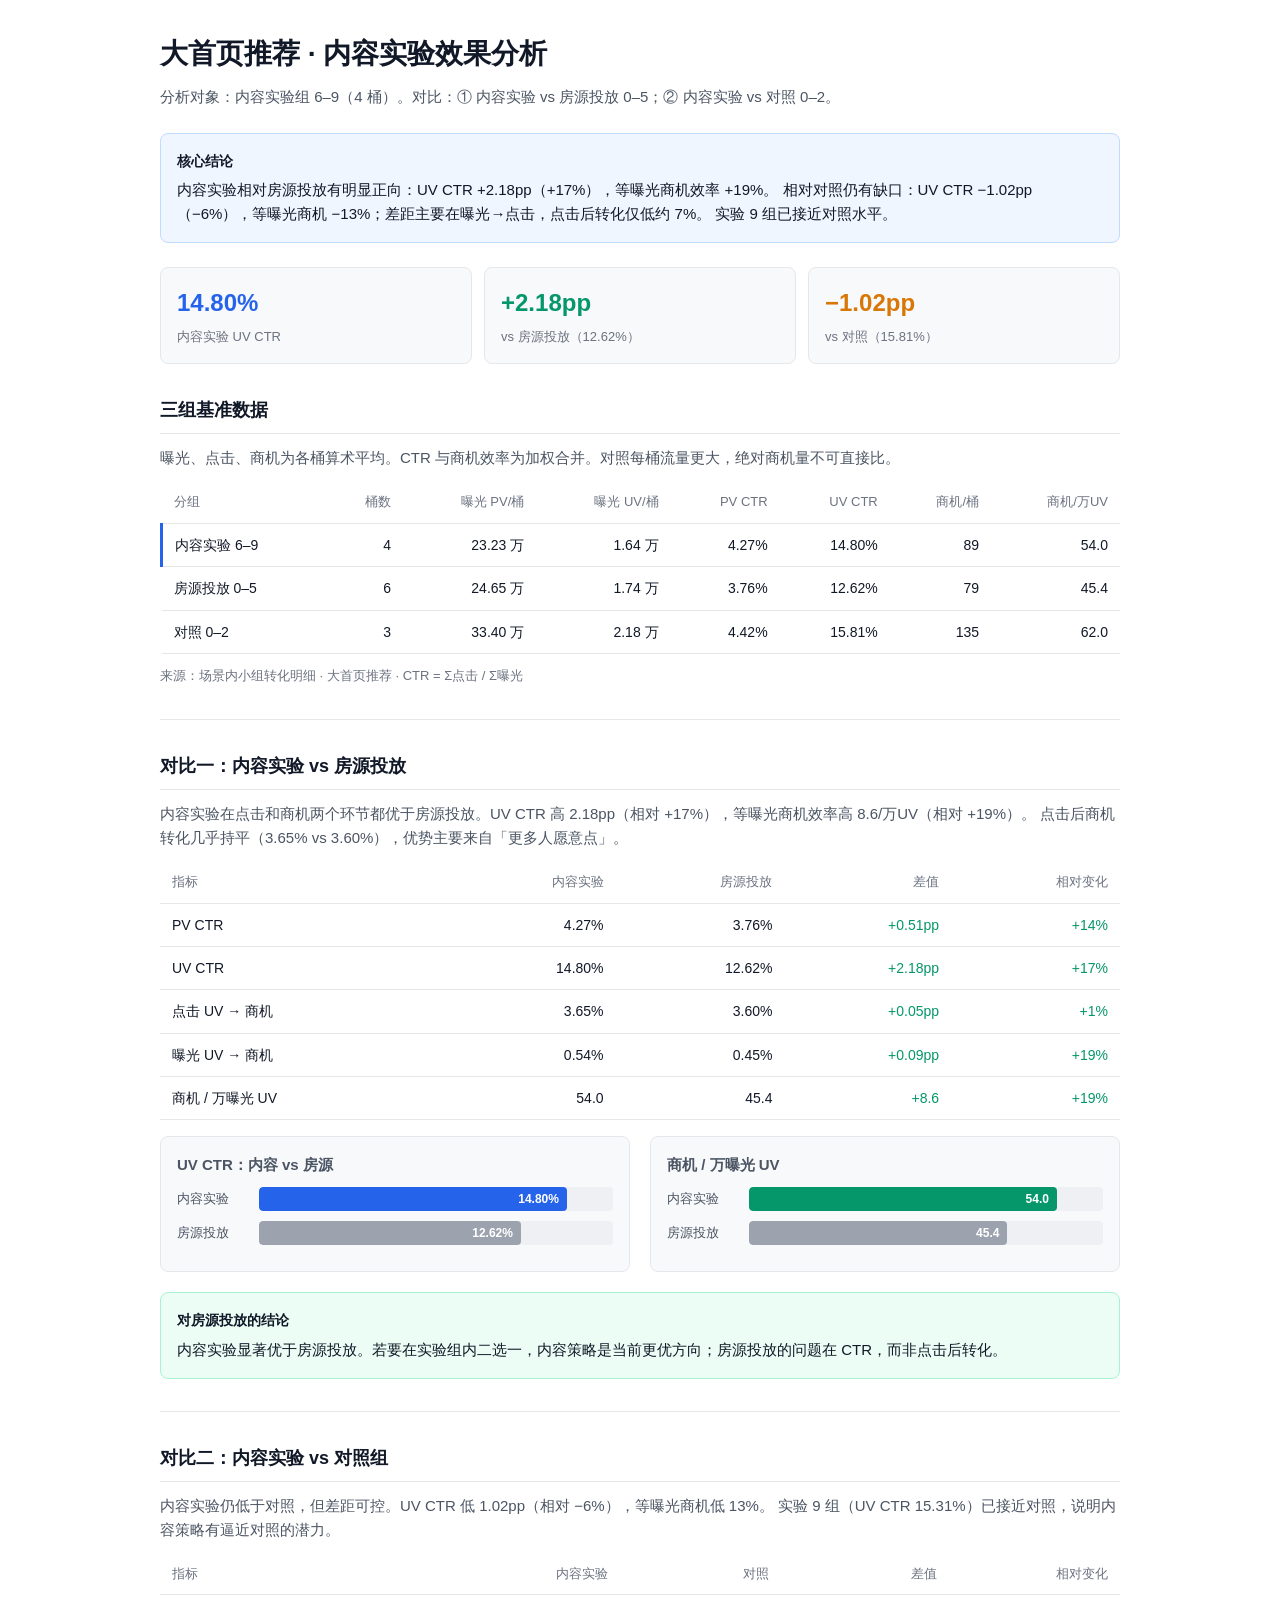
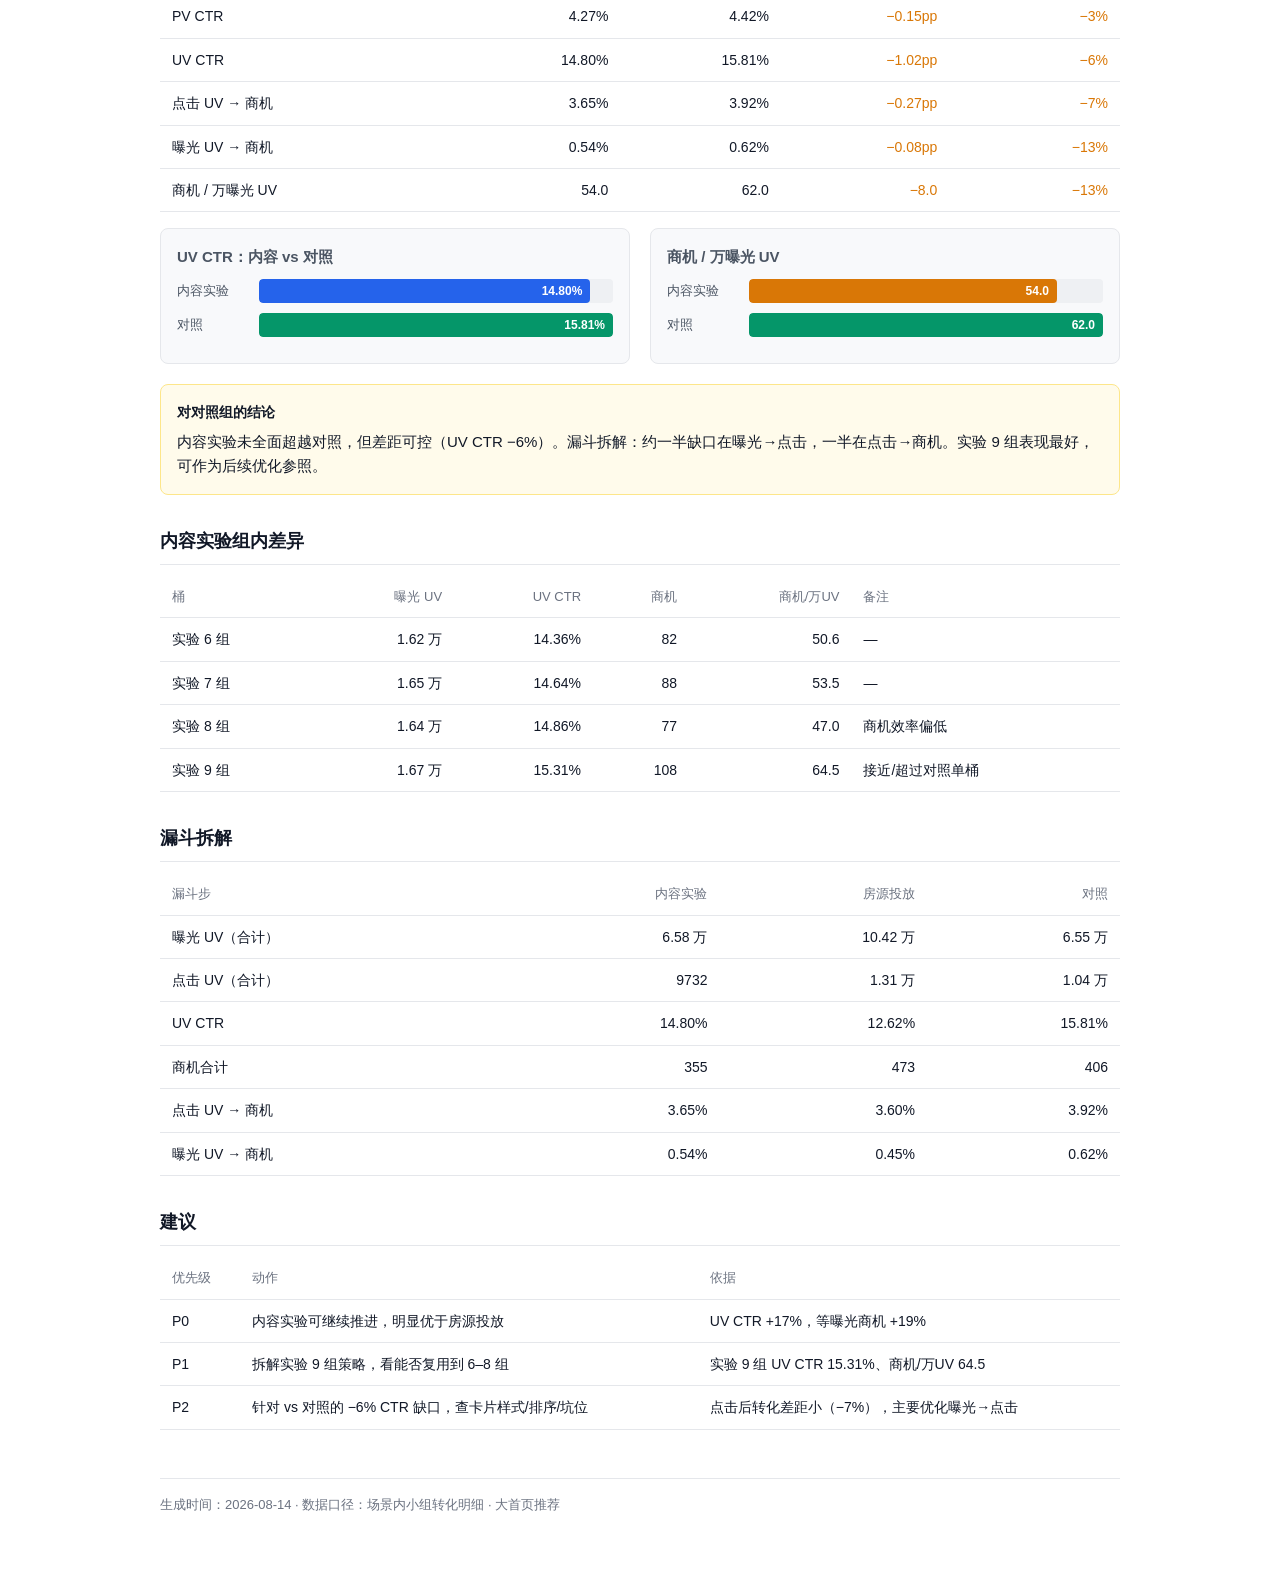
<file: index.html>
<!DOCTYPE html>
<html lang="zh-CN">
<head>
  <meta charset="UTF-8" />
  <meta name="viewport" content="width=device-width, initial-scale=1" />
  <title>大首页推荐 · 内容实验效果分析</title>
  <style>
    :root {
      --bg: #ffffff;
      --surface: #f8f9fb;
      --border: #e5e7eb;
      --text: #111827;
      --text-secondary: #4b5563;
      --text-tertiary: #6b7280;
      --accent: #2563eb;
      --success: #059669;
      --warning: #d97706;
      --danger: #dc2626;
      --info-bg: #eff6ff;
      --success-bg: #ecfdf5;
      --warning-bg: #fffbeb;
      --max-w: 960px;
      --font: -apple-system, BlinkMacSystemFont, "Segoe UI", "PingFang SC",
        "Hiragino Sans GB", "Microsoft YaHei", sans-serif;
    }

    * { box-sizing: border-box; margin: 0; padding: 0; }

    body {
      font-family: var(--font);
      background: var(--bg);
      color: var(--text);
      line-height: 1.6;
      padding: 32px 20px 64px;
    }

    .page { max-width: var(--max-w); margin: 0 auto; }

    h1 { font-size: 1.75rem; font-weight: 600; margin-bottom: 8px; }
    h2 {
      font-size: 1.125rem;
      font-weight: 600;
      margin: 32px 0 12px;
      padding-bottom: 8px;
      border-bottom: 1px solid var(--border);
    }
    h3 { font-size: 0.9375rem; font-weight: 600; margin-bottom: 8px; color: var(--text-secondary); }

    .subtitle { color: var(--text-secondary); font-size: 0.9375rem; margin-bottom: 24px; }
    .caption { color: var(--text-tertiary); font-size: 0.8125rem; margin-top: 8px; }
    p { margin-bottom: 12px; color: var(--text-secondary); font-size: 0.9375rem; }

    .stats {
      display: grid;
      grid-template-columns: repeat(auto-fit, minmax(180px, 1fr));
      gap: 12px;
      margin: 24px 0;
    }

    .stat {
      background: var(--surface);
      border: 1px solid var(--border);
      border-radius: 8px;
      padding: 16px;
    }

    .stat-value { font-size: 1.5rem; font-weight: 600; }
    .stat-value.info { color: var(--accent); }
    .stat-value.success { color: var(--success); }
    .stat-value.warning { color: var(--warning); }
    .stat-label { font-size: 0.8125rem; color: var(--text-tertiary); margin-top: 4px; }

    .callout {
      border-radius: 8px;
      padding: 16px;
      margin: 20px 0;
      border: 1px solid var(--border);
    }
    .callout.info { background: var(--info-bg); border-color: #bfdbfe; }
    .callout.success { background: var(--success-bg); border-color: #a7f3d0; }
    .callout.warning { background: var(--warning-bg); border-color: #fde68a; }
    .callout-title { font-weight: 600; font-size: 0.875rem; margin-bottom: 6px; }

    table {
      width: 100%;
      border-collapse: collapse;
      font-size: 0.875rem;
      margin: 12px 0;
    }

    th, td {
      padding: 10px 12px;
      text-align: left;
      border-bottom: 1px solid var(--border);
    }

    th {
      color: var(--text-tertiary);
      font-weight: 500;
      font-size: 0.8125rem;
    }

    td.num, th.num { text-align: right; }
    tr.highlight td:first-child { border-left: 3px solid var(--accent); }

    .positive { color: var(--success); }
    .negative { color: var(--warning); }

    .charts {
      display: grid;
      grid-template-columns: repeat(auto-fit, minmax(280px, 1fr));
      gap: 20px;
      margin: 16px 0;
    }

    .chart-card {
      background: var(--surface);
      border: 1px solid var(--border);
      border-radius: 8px;
      padding: 16px;
    }

    .bar-row {
      display: flex;
      align-items: center;
      gap: 10px;
      margin: 10px 0;
      font-size: 0.8125rem;
    }

    .bar-label { width: 72px; flex-shrink: 0; color: var(--text-secondary); }
    .bar-track {
      flex: 1;
      height: 24px;
      background: #eef0f3;
      border-radius: 4px;
      overflow: hidden;
      position: relative;
    }
    .bar-fill {
      height: 100%;
      border-radius: 4px;
      display: flex;
      align-items: center;
      justify-content: flex-end;
      padding-right: 8px;
      font-size: 0.75rem;
      font-weight: 600;
      min-width: 36px;
    }
    .bar-fill.info { background: var(--accent); color: #fff; }
    .bar-fill.neutral { background: #9ca3af; color: #fff; }
    .bar-fill.success { background: var(--success); color: #fff; }
    .bar-fill.warning { background: var(--warning); color: #fff; }

    .ref-line {
      position: absolute;
      top: 0;
      bottom: 0;
      width: 2px;
      background: var(--success);
      opacity: 0.8;
    }

    .divider { height: 1px; background: var(--border); margin: 32px 0; }

    .footer {
      margin-top: 48px;
      padding-top: 16px;
      border-top: 1px solid var(--border);
      color: var(--text-tertiary);
      font-size: 0.8125rem;
    }

    @media print {
      body { padding: 16px; }
    }
  </style>
</head>
<body>
  <div class="page">
    <h1>大首页推荐 · 内容实验效果分析</h1>
    <p class="subtitle">
      分析对象：内容实验组 6–9（4 桶）。对比：① 内容实验 vs 房源投放 0–5；② 内容实验 vs 对照 0–2。
    </p>

    <div class="callout info">
      <div class="callout-title">核心结论</div>
      <p style="margin:0;color:var(--text)">
        内容实验相对房源投放有明显正向：UV CTR +2.18pp（+17%），等曝光商机效率 +19%。
        相对对照仍有缺口：UV CTR −1.02pp（−6%），等曝光商机 −13%；差距主要在曝光→点击，点击后转化仅低约 7%。
        实验 9 组已接近对照水平。
      </p>
    </div>

    <div class="stats">
      <div class="stat">
        <div class="stat-value info">14.80%</div>
        <div class="stat-label">内容实验 UV CTR</div>
      </div>
      <div class="stat">
        <div class="stat-value success">+2.18pp</div>
        <div class="stat-label">vs 房源投放（12.62%）</div>
      </div>
      <div class="stat">
        <div class="stat-value warning">−1.02pp</div>
        <div class="stat-label">vs 对照（15.81%）</div>
      </div>
    </div>

    <h2>三组基准数据</h2>
    <p>曝光、点击、商机为各桶算术平均。CTR 与商机效率为加权合并。对照每桶流量更大，绝对商机量不可直接比。</p>
    <table>
      <thead>
        <tr>
          <th>分组</th>
          <th class="num">桶数</th>
          <th class="num">曝光 PV/桶</th>
          <th class="num">曝光 UV/桶</th>
          <th class="num">PV CTR</th>
          <th class="num">UV CTR</th>
          <th class="num">商机/桶</th>
          <th class="num">商机/万UV</th>
        </tr>
      </thead>
      <tbody>
        <tr class="highlight">
          <td>内容实验 6–9</td>
          <td class="num">4</td>
          <td class="num">23.23 万</td>
          <td class="num">1.64 万</td>
          <td class="num">4.27%</td>
          <td class="num">14.80%</td>
          <td class="num">89</td>
          <td class="num">54.0</td>
        </tr>
        <tr>
          <td>房源投放 0–5</td>
          <td class="num">6</td>
          <td class="num">24.65 万</td>
          <td class="num">1.74 万</td>
          <td class="num">3.76%</td>
          <td class="num">12.62%</td>
          <td class="num">79</td>
          <td class="num">45.4</td>
        </tr>
        <tr>
          <td>对照 0–2</td>
          <td class="num">3</td>
          <td class="num">33.40 万</td>
          <td class="num">2.18 万</td>
          <td class="num">4.42%</td>
          <td class="num">15.81%</td>
          <td class="num">135</td>
          <td class="num">62.0</td>
        </tr>
      </tbody>
    </table>
    <p class="caption">来源：场景内小组转化明细 · 大首页推荐 · CTR = Σ点击 / Σ曝光</p>

    <div class="divider"></div>

    <h2>对比一：内容实验 vs 房源投放</h2>
    <p>
      内容实验在点击和商机两个环节都优于房源投放。UV CTR 高 2.18pp（相对 +17%），等曝光商机效率高 8.6/万UV（相对 +19%）。
      点击后商机转化几乎持平（3.65% vs 3.60%），优势主要来自「更多人愿意点」。
    </p>
    <table>
      <thead>
        <tr>
          <th>指标</th>
          <th class="num">内容实验</th>
          <th class="num">房源投放</th>
          <th class="num">差值</th>
          <th class="num">相对变化</th>
        </tr>
      </thead>
      <tbody>
        <tr><td>PV CTR</td><td class="num">4.27%</td><td class="num">3.76%</td><td class="num positive">+0.51pp</td><td class="num positive">+14%</td></tr>
        <tr><td>UV CTR</td><td class="num">14.80%</td><td class="num">12.62%</td><td class="num positive">+2.18pp</td><td class="num positive">+17%</td></tr>
        <tr><td>点击 UV → 商机</td><td class="num">3.65%</td><td class="num">3.60%</td><td class="num positive">+0.05pp</td><td class="num positive">+1%</td></tr>
        <tr><td>曝光 UV → 商机</td><td class="num">0.54%</td><td class="num">0.45%</td><td class="num positive">+0.09pp</td><td class="num positive">+19%</td></tr>
        <tr><td>商机 / 万曝光 UV</td><td class="num">54.0</td><td class="num">45.4</td><td class="num positive">+8.6</td><td class="num positive">+19%</td></tr>
      </tbody>
    </table>

    <div class="charts">
      <div class="chart-card">
        <h3>UV CTR：内容 vs 房源</h3>
        <div class="bar-row">
          <span class="bar-label">内容实验</span>
          <div class="bar-track"><div class="bar-fill info" style="width:87%">14.80%</div></div>
        </div>
        <div class="bar-row">
          <span class="bar-label">房源投放</span>
          <div class="bar-track"><div class="bar-fill neutral" style="width:74%">12.62%</div></div>
        </div>
      </div>
      <div class="chart-card">
        <h3>商机 / 万曝光 UV</h3>
        <div class="bar-row">
          <span class="bar-label">内容实验</span>
          <div class="bar-track"><div class="bar-fill success" style="width:87%">54.0</div></div>
        </div>
        <div class="bar-row">
          <span class="bar-label">房源投放</span>
          <div class="bar-track"><div class="bar-fill neutral" style="width:73%">45.4</div></div>
        </div>
      </div>
    </div>

    <div class="callout success">
      <div class="callout-title">对房源投放的结论</div>
      <p style="margin:0;color:var(--text)">内容实验显著优于房源投放。若要在实验组内二选一，内容策略是当前更优方向；房源投放的问题在 CTR，而非点击后转化。</p>
    </div>

    <div class="divider"></div>

    <h2>对比二：内容实验 vs 对照组</h2>
    <p>
      内容实验仍低于对照，但差距可控。UV CTR 低 1.02pp（相对 −6%），等曝光商机低 13%。
      实验 9 组（UV CTR 15.31%）已接近对照，说明内容策略有逼近对照的潜力。
    </p>
    <table>
      <thead>
        <tr>
          <th>指标</th>
          <th class="num">内容实验</th>
          <th class="num">对照</th>
          <th class="num">差值</th>
          <th class="num">相对变化</th>
        </tr>
      </thead>
      <tbody>
        <tr><td>PV CTR</td><td class="num">4.27%</td><td class="num">4.42%</td><td class="num negative">−0.15pp</td><td class="num negative">−3%</td></tr>
        <tr><td>UV CTR</td><td class="num">14.80%</td><td class="num">15.81%</td><td class="num negative">−1.02pp</td><td class="num negative">−6%</td></tr>
        <tr><td>点击 UV → 商机</td><td class="num">3.65%</td><td class="num">3.92%</td><td class="num negative">−0.27pp</td><td class="num negative">−7%</td></tr>
        <tr><td>曝光 UV → 商机</td><td class="num">0.54%</td><td class="num">0.62%</td><td class="num negative">−0.08pp</td><td class="num negative">−13%</td></tr>
        <tr><td>商机 / 万曝光 UV</td><td class="num">54.0</td><td class="num">62.0</td><td class="num negative">−8.0</td><td class="num negative">−13%</td></tr>
      </tbody>
    </table>

    <div class="charts">
      <div class="chart-card">
        <h3>UV CTR：内容 vs 对照</h3>
        <div class="bar-row">
          <span class="bar-label">内容实验</span>
          <div class="bar-track"><div class="bar-fill info" style="width:93.6%">14.80%</div></div>
        </div>
        <div class="bar-row">
          <span class="bar-label">对照</span>
          <div class="bar-track"><div class="bar-fill success" style="width:100%">15.81%</div></div>
        </div>
      </div>
      <div class="chart-card">
        <h3>商机 / 万曝光 UV</h3>
        <div class="bar-row">
          <span class="bar-label">内容实验</span>
          <div class="bar-track"><div class="bar-fill warning" style="width:87%">54.0</div></div>
        </div>
        <div class="bar-row">
          <span class="bar-label">对照</span>
          <div class="bar-track"><div class="bar-fill success" style="width:100%">62.0</div></div>
        </div>
      </div>
    </div>

    <div class="callout warning">
      <div class="callout-title">对对照组的结论</div>
      <p style="margin:0;color:var(--text)">内容实验未全面超越对照，但差距可控（UV CTR −6%）。漏斗拆解：约一半缺口在曝光→点击，一半在点击→商机。实验 9 组表现最好，可作为后续优化参照。</p>
    </div>

    <h2>内容实验组内差异</h2>
    <table>
      <thead>
        <tr>
          <th>桶</th>
          <th class="num">曝光 UV</th>
          <th class="num">UV CTR</th>
          <th class="num">商机</th>
          <th class="num">商机/万UV</th>
          <th>备注</th>
        </tr>
      </thead>
      <tbody>
        <tr><td>实验 6 组</td><td class="num">1.62 万</td><td class="num">14.36%</td><td class="num">82</td><td class="num">50.6</td><td>—</td></tr>
        <tr><td>实验 7 组</td><td class="num">1.65 万</td><td class="num">14.64%</td><td class="num">88</td><td class="num">53.5</td><td>—</td></tr>
        <tr><td>实验 8 组</td><td class="num">1.64 万</td><td class="num">14.86%</td><td class="num">77</td><td class="num">47.0</td><td>商机效率偏低</td></tr>
        <tr><td>实验 9 组</td><td class="num">1.67 万</td><td class="num">15.31%</td><td class="num">108</td><td class="num">64.5</td><td>接近/超过对照单桶</td></tr>
      </tbody>
    </table>

    <h2>漏斗拆解</h2>
    <table>
      <thead>
        <tr>
          <th>漏斗步</th>
          <th class="num">内容实验</th>
          <th class="num">房源投放</th>
          <th class="num">对照</th>
        </tr>
      </thead>
      <tbody>
        <tr><td>曝光 UV（合计）</td><td class="num">6.58 万</td><td class="num">10.42 万</td><td class="num">6.55 万</td></tr>
        <tr><td>点击 UV（合计）</td><td class="num">9732</td><td class="num">1.31 万</td><td class="num">1.04 万</td></tr>
        <tr><td>UV CTR</td><td class="num">14.80%</td><td class="num">12.62%</td><td class="num">15.81%</td></tr>
        <tr><td>商机合计</td><td class="num">355</td><td class="num">473</td><td class="num">406</td></tr>
        <tr><td>点击 UV → 商机</td><td class="num">3.65%</td><td class="num">3.60%</td><td class="num">3.92%</td></tr>
        <tr><td>曝光 UV → 商机</td><td class="num">0.54%</td><td class="num">0.45%</td><td class="num">0.62%</td></tr>
      </tbody>
    </table>

    <h2>建议</h2>
    <table>
      <thead>
        <tr><th>优先级</th><th>动作</th><th>依据</th></tr>
      </thead>
      <tbody>
        <tr><td>P0</td><td>内容实验可继续推进，明显优于房源投放</td><td>UV CTR +17%，等曝光商机 +19%</td></tr>
        <tr><td>P1</td><td>拆解实验 9 组策略，看能否复用到 6–8 组</td><td>实验 9 组 UV CTR 15.31%、商机/万UV 64.5</td></tr>
        <tr><td>P2</td><td>针对 vs 对照的 −6% CTR 缺口，查卡片样式/排序/坑位</td><td>点击后转化差距小（−7%），主要优化曝光→点击</td></tr>
      </tbody>
    </table>

    <div class="footer">
      生成时间：2026-08-14 · 数据口径：场景内小组转化明细 · 大首页推荐
    </div>
  </div>
</body>
</html>
</file>
